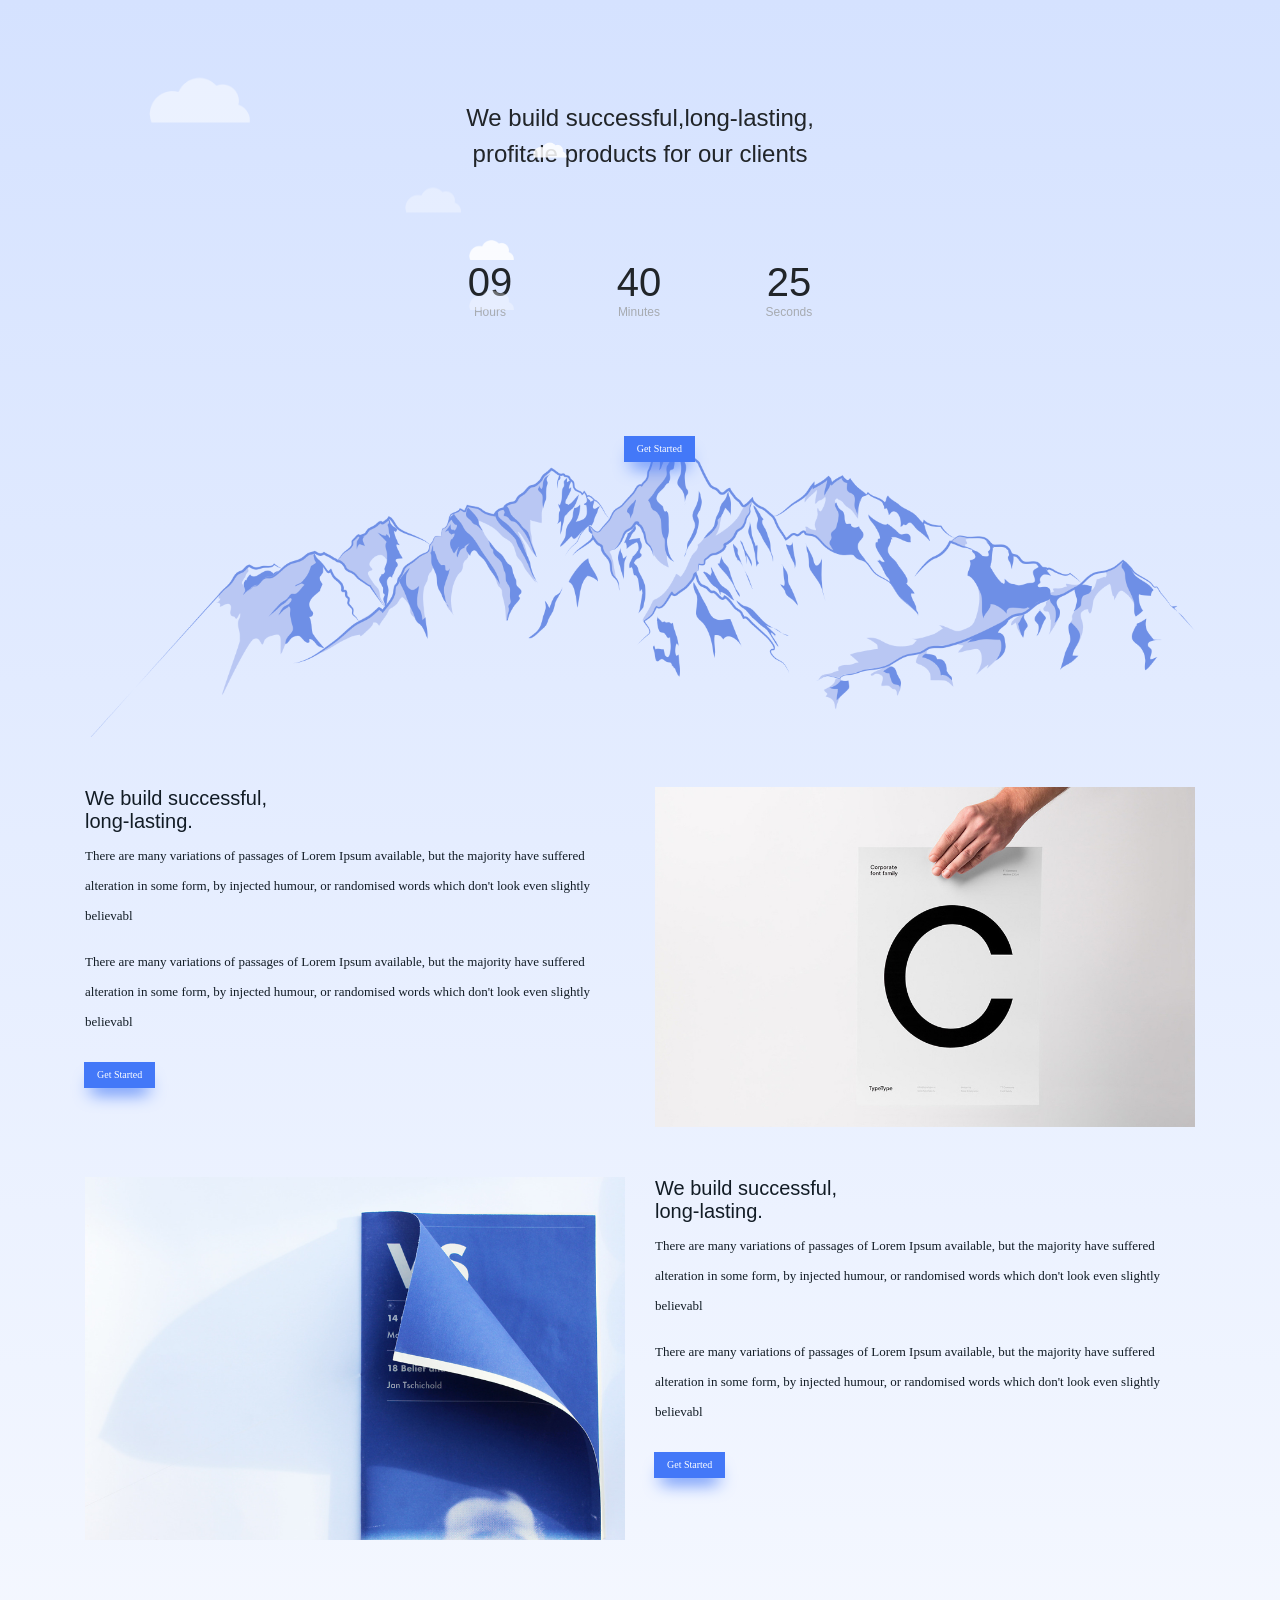
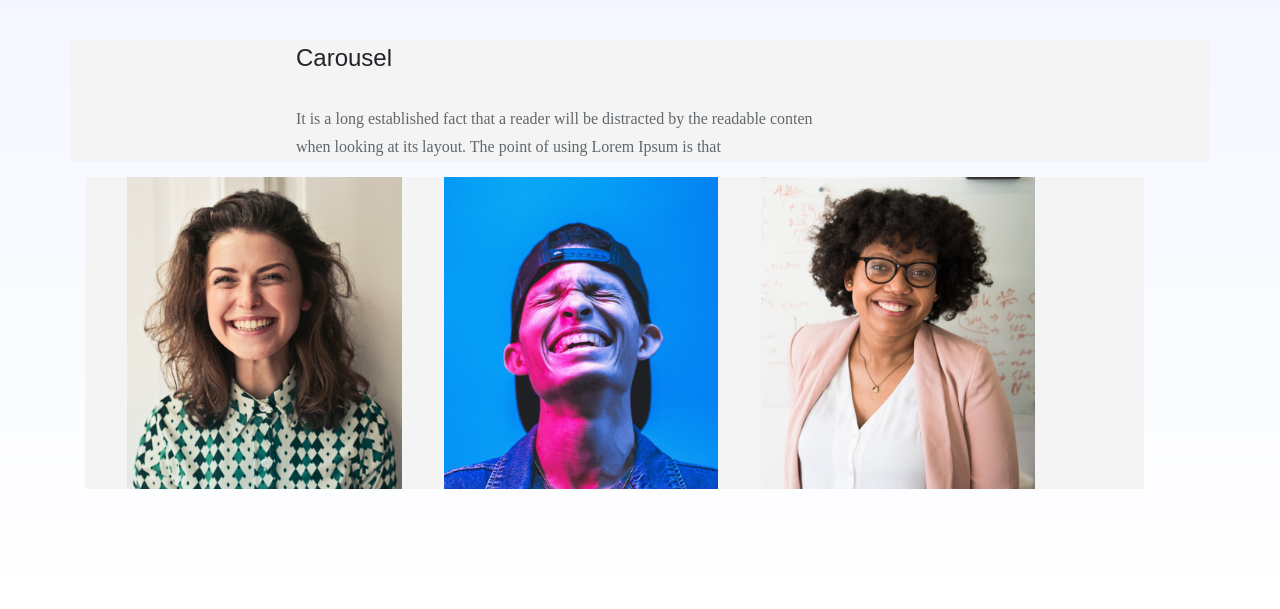
<file: index.html>
<!DOCTYPE html>
<html>
<head>
	<meta name="viewport" content="width=device-width, initial-scale=1, shrink-to-fit=no">
	<title>my project</title>

	<link rel="stylesheet" type="text/css" href="css/bootstrap.css">
	<link rel="stylesheet" type="text/css" href="style.css">
	<style media="screen">
		#example li{
			margin: 50px;
		}

		@media only screen and (max-width: 960px) {
			.flex-image-container{
				order: 1;
			}

			.flex-text-container{
				order: 2;
			}
		}

		@media only screen and (max-width: 500px) {
			#example li{
				margin: 15px;
			}
		}
	</style>
</head>
<body >

	    <section class="container">
	    	<div class="header">
		    	<h1>
		    		We build successful,long-lasting,</br>
				    profitale products for our clients
			    </h1>

			</div>


			<!--The code is copied from js fiddle-->

			<div id="Countdown">
    			<ul id="example">
        			<li><span class="hours">00</span>

            <p class="hours_text">Hours</p>
        </li>
        <!-- <li class="seperator">:</li> -->
        <li><span class="minutes">00</span>

            <p class="minutes_text">Minutes</p>
        </li>
        <!-- <li class="seperator">:</li> -->
        <li><span class="seconds">00</span>

            <p class="seconds_text">Seconds</p>
        </li>
    	</ul>
	</div>
	<div id="background-cloud" style="position: absolute;top: 75px;width: 100%;">
				<div class="cloud1">
					<div class="sub-cloud"></div>
				</div>
				<div class="cloud2">
					<div class="sub-cloud"></div>
				</div>
				<div class="cloud3">
					<div class="sub-cloud"></div>
				</div>
				<div class="cloud4">
					<div class="sub-cloud"></div>
				</div>
				<div class="cloud5">
					<div class="sub-cloud"></div>
				</div>


			</div>
		</section>

		</div>
		<div class="container">
			<div id="backgroundhill">

				<div class="btn btn-default btn-lg pull-top">
					<h2 style="">Get Started</h2>
				</div>

			</div><!--css backgroundhill end-->

		</div><!--css container end-->


		<div class="container margin-top">
			<div class="article1">
				<div class="row">
				<div class="col-lg-6 flex-text-container" >
					<h3>We build successful,<br/>long-lasting.</h3>
					<p>
						There are many variations of passages of Lorem Ipsum available, but the majority have suffered alteration in some form, by injected humour, or randomised words which don't look even slightly believabl
					</p>
					<p>
                        There are many variations of passages of Lorem Ipsum available, but the majority have suffered alteration in some form, by injected humour, or randomised words which don't look even slightly believabl


					</p>

				<div class="btn btn-default btn-lg pull-left">
					<h2>Get Started</h2>
				</div>
				</div>

					<div class="col-lg-6 flex-image-container" >
						<div id="feature">
							<img src="assets/feature1.jpg">
						</div>



				</div>

			</div><!--css row end-->
			</div><!--css article end-->


		    </div><!--css container end-->

			<div class="container margin-top">
			<div class="article1">
				<div class="row">
				<div class="col-lg-6 flex-image-container">
						<div id="feature">
							<img src="assets/feature2.png">
						</div>
			    </div>
				<div class="col-lg-6 flex-text-container">
					<h3>We build successful,<br/>long-lasting.</h3>
					<p>
						There are many variations of passages of Lorem Ipsum available, but the majority have suffered alteration in some form, by injected humour, or randomised words which don't look even slightly believabl
					</p>
					<p>
                        There are many variations of passages of Lorem Ipsum available, but the majority have suffered alteration in some form, by injected humour, or randomised words which don't look even slightly believabl


					</p>

				<div class="btn btn-default btn-lg pull-left">
					<h2>Get Started</h2>
				</div>
				</div>



			</div><!--css row end-->
			</div><!--css article end-->


		</div><!--css container end-->

	    <section class="container margin-top padding-bottom color">
	    	<div class="text">
	    		<h1>Carousel</h1>
	    		<p>
	    			It is a long established fact that a reader will be distracted by the readable conten
					when looking at its layout. The point of using Lorem Ipsum is that
	    		</p>
	    	</div>
	    	<div id="carouselExampleIndicators" class="carousel slide float-left padding-bottom" data-ride="carousel">
			  <ol class="carousel-indicators">
			    <li data-target="#carouselExampleIndicators" data-slide-to="0" class="active"></li>
			    <li data-target="#carouselExampleIndicators" data-slide-to="1"></li>
			    <li data-target="#carouselExampleIndicators" data-slide-to="2"></li>
			  </ol>
			  <div class="carousel-inner">
			    <div class="carousel-item active">
			      <img src="assets/person1.png" class="d-block w-100" alt="...">
			      <img src="assets/person2.png" class="d-block w-100" alt="...">
			      <img src="assets/person3.png" class="d-block w-100" alt="...">
			    </div>
			    <div class="carousel-item">
			      <img src="assets/person2.png" class="d-block w-100" alt="...">
			      <img src="assets/person1.png" class="d-block w-100" alt="...">
			      <img src="assets/person3.png" class="d-block w-100" alt="...">
			    </div>
			    <div class="carousel-item">
			      <img src="assets/person3.png" class="d-block w-100" alt="...">
			      <img src="assets/person2.png" class="d-block w-100" alt="...">
			      <img src="assets/person1.png" class="d-block w-100" alt="...">
			    </div>
			  </div>

			</div>
	    </section>





	<!--Script start from here-->

<script src="https://code.jquery.com/jquery-3.3.1.slim.min.js" integrity="sha384-q8i/X+965DzO0rT7abK41JStQIAqVgRVzpbzo5smXKp4YfRvH+8abtTE1Pi6jizo" crossorigin="anonymous"></script>
<script src="https://cdnjs.cloudflare.com/ajax/libs/popper.js/1.14.7/umd/popper.min.js" integrity="sha384-UO2eT0CpHqdSJQ6hJty5KVphtPhzWj9WO1clHTMGa3JDZwrnQq4sF86dIHNDz0W1" crossorigin="anonymous"></script>
<script type="text/javascript" src="js/bootstrap.js"></script>
<!-- <script src="https://stackpath.bootstrapcdn.com/bootstrap/4.3.1/js/bootstrap.min.js" integrity="sha384-JjSmVgyd0p3pXB1rRibZUAYoIIy6OrQ6VrjIEaFf/nJGzIxFDsf4x0xIM+B07jRM" crossorigin="anonymous"></script> -->
<script type="text/javascript" src="js/count-down.js"></script>
</body>
</html>
</file>
<file: style.css>
body{
	background-image: linear-gradient(-180deg, #D5E2FF 0%, #FFFFFF 100%);
}
#backgroundhill{
    background-image:url("assets/hill.png");
    background-repeat: no-repeat;
    background-size:100%;
    height:300px;
}
h1, .h1 {
  font-size: 24px;
  font-color:#FF121C25;
  font-family:Helvetica;
  text-align:center;
  margin-top: 100px;
	line-height: 1.5em;
}


h2, .h2 {
    font-size: 10px;
    font-family: SourceSansPro-Bold;
    border-spacing: 0px 23px;
    letter-spacing: 0;
    color: #FFFFFF;
    background: #4378F8;
    box-shadow: 0 12px 17px -7px #4378F8;
    padding: 7px 13px;
}
.article1{

}
.article1 h3 {
    font-family: Helvetica;
    font-size: 20px;
    color: #121C25;
    letter-spacing: 0;
    line-height: 23px;
}
.article1 p {
    font-family: Roboto-Regular;
    font-size: 13px;
    color: #121C25;
    letter-spacing: 0;
    line-height: 30px;
    text-align: left;
}
#feature img{
   width: 100%
}
.pull-top{
    margin:0 auto;
    margin-top: -10px;
    margin-left: 47%;

}
.pull-left{
   margin-left: -18px;

}
.margin-top{
    margin-top: 50px;
}
.padding-bottom{
    margin-bottom:120px;
}
.text{
    width:100%;
    background:#F4F4F4;
}
.text h1{
    width: 185px;
    height: 57px;
    margin-left: 15%;
}
.text p{
    width:50%;
    margin-left: 19%;
    font-family: SourceSansPro-Regular;
	font-size: 16px;
	color: #61686D;
	letter-spacing: 0;
	line-height: 28px;
}
.carousel-inner{
    margin-left:%;
    width:100%;
    background:#F4F4F4;
}
.carousel-item img{
    width:25.9% !important;
    float:left;
    margin-left:4%;
}
.carousel-indicators{
    display:none;
}
.none{
	display:none;
}
.color{
    background:#f4f4f4;
}










/*style for cloud */


.background-cloud{
	bottom:0;
	left:0;
	padding-top:0px;
	position:fixed;
	right:0;
	top:0;
	z-index:-1;
}
@-webkit-keyframes animateCloud{
	0%{margin-right:-1000px;}
	100%{margin-right:100%;}
}
.cloud1{
	animation:animateCloud 28s linear infinite;
	transform:scale(.9);
    opacity:.6;
}
.cloud2{
	animation:animateCloud 24s linear infinite;
	transform:scale(0.3);
}
.cloud3{
	animation:animateCloud 20s linear infinite;
	transform:scale(0.5);
    opacity:.4;
}
.cloud4{
	animation:animateCloud 16s linear infinite;
	transform:scale(0.4);
}
.cloud5{
	animation:animateCloud 10s linear infinite;
	transform:scale(0.4);
    opacity:.4;
}
.sub-cloud{
	background:url("assets/cloud-1.png");
	background-repeat: no-repeat;
	background:linear-gradient(startColorstr='white',endColorstr='#f1f1f1',GradientType=0);
	border-radius:;
	height:50px;
	position: relative;
	width:140px;
}
.cloud:after, .cloud:before{
	background:white;
	content:'';
	position:absolute;
	z-index:0;
}
.header {

    position: relative;
    text-align: center;
    margin-left: 0%;

}







/* Countdown timer css start from here */

ul#example {
    list-style: none;
    margin: 50px 0;
    padding: 0;
    display: block;
    text-align: center;
}
ul#example li {
    display: inline-block;
}
ul#example li span {
    font-size: 40px;
    font-weight: 300;
    line-height: 20px;
}
ul#example li.seperator {
    font-size: 30px;
    line-height: 10px;
    vertical-align: top;
}
ul#example li p {
    color: #a7abb1;
    font-size: 12px;
}
.red {
    color: #d01818;
}
</file>
